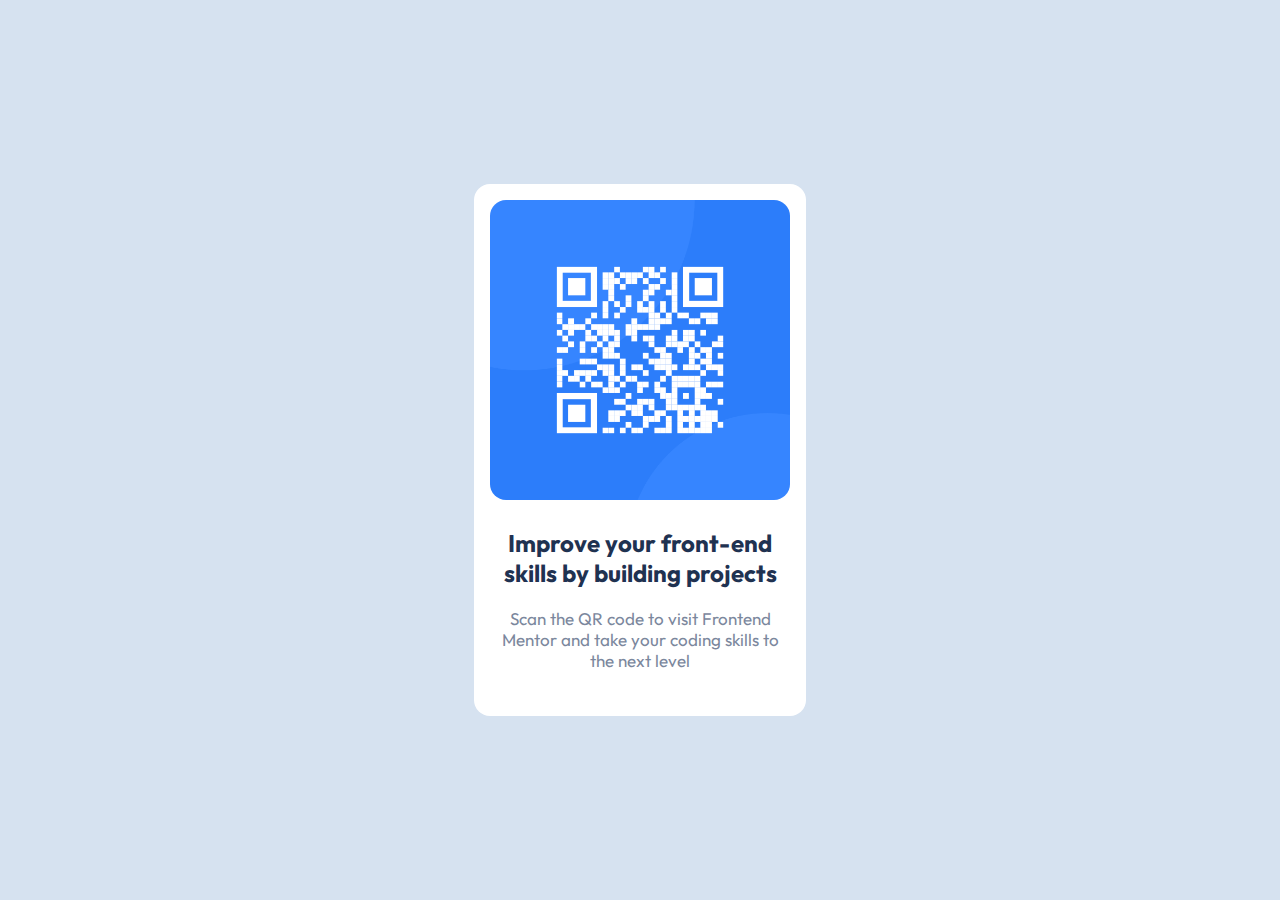
<file: index.html>
<!DOCTYPE html>
<html lang="en">
  <head>
    <meta charset="UTF-8" />
    <meta http-equiv="X-UA-Compatible" content="IE=edge" />
    <meta name="viewport" content="width=device-width, initial-scale=1.0" />
    <title>001 QR code</title>
    <link rel="stylesheet" href="style.css" />
  </head>
  <body class="bodyContainer">
    <div class="main">
      <img
        src="./images/image-qr-code.png"
        alt="image-qr-code"
        class="qr-code"
      />
      <div class="info">
        <h2>Improve your front-end skills by building projects</h2>
        <p>
          Scan the QR code to visit Frontend Mentor and take your coding skills
          to the next level
        </p>
      </div>
    </div>
  </body>
</html>
</file>
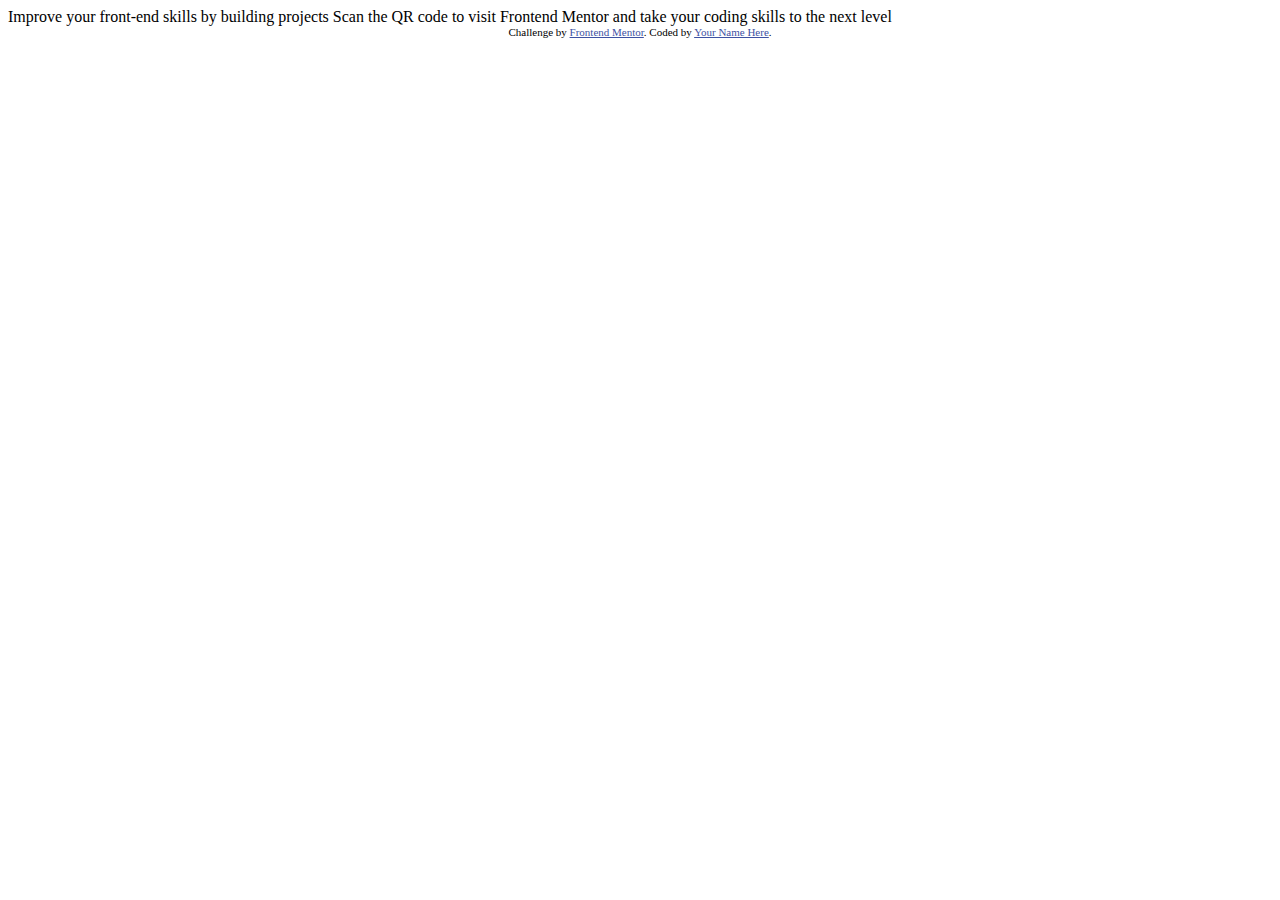
<file: challenge/index.html>
<!DOCTYPE html>
<html lang="en">
<head>
  <meta charset="UTF-8">
  <meta name="viewport" content="width=device-width, initial-scale=1.0"> <!-- displays site properly based on user's device -->

  <link rel="icon" type="image/png" sizes="32x32" href="./images/favicon-32x32.png">
  
  <title>Frontend Mentor | QR code component</title>

  <!-- Feel free to remove these styles or customise in your own stylesheet 👍 -->
  <style>
    .attribution { font-size: 11px; text-align: center; }
    .attribution a { color: hsl(228, 45%, 44%); }
  </style>
</head>
<body>

  Improve your front-end skills by building projects

  Scan the QR code to visit Frontend Mentor and take your coding skills to the next level
  
  <div class="attribution">
    Challenge by <a href="https://www.frontendmentor.io?ref=challenge" target="_blank">Frontend Mentor</a>. 
    Coded by <a href="#">Your Name Here</a>.
  </div>
</body>
</html>
</file>
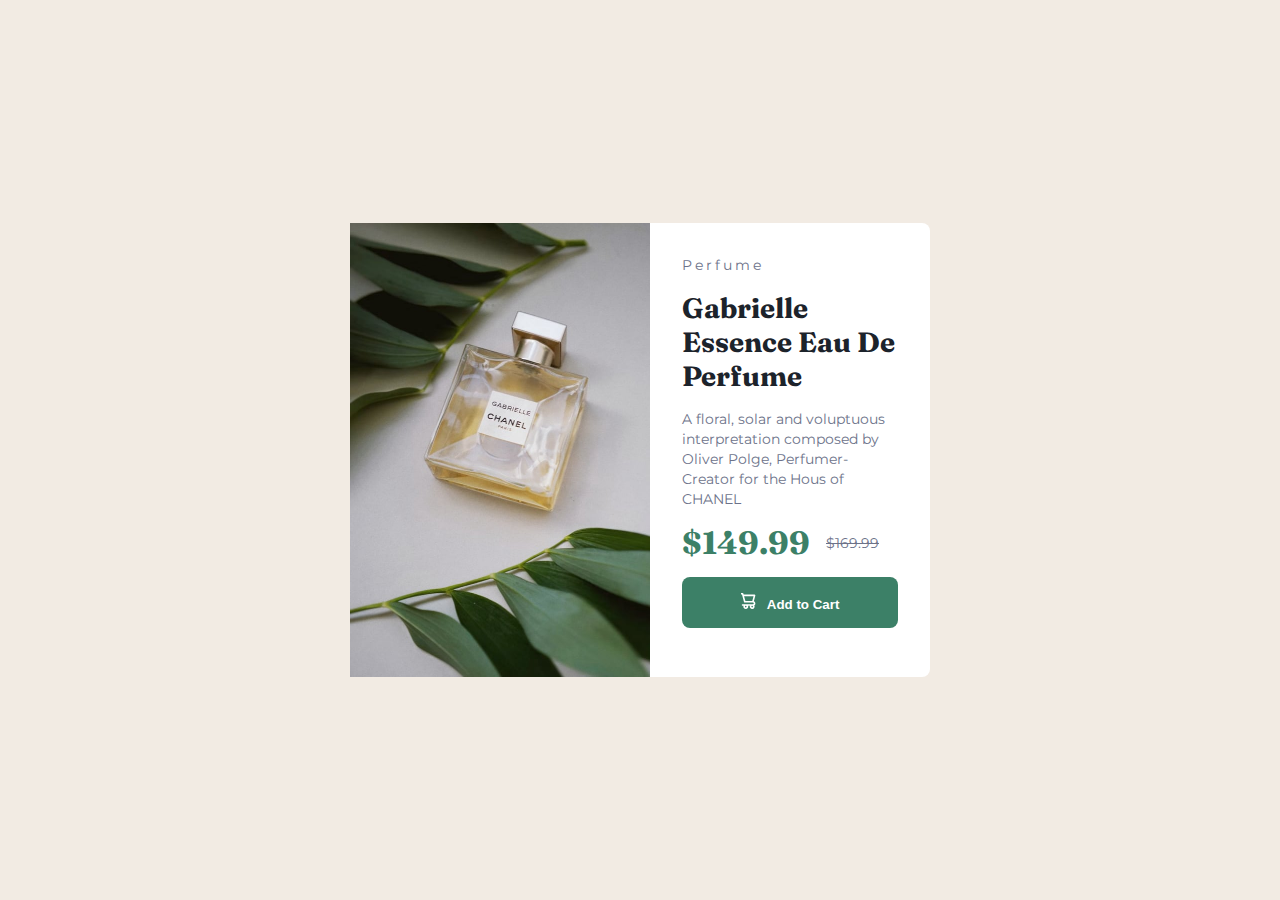
<file: solutions/002_product_preview_card/index.html>
<!DOCTYPE html>
<html lang="en">
  <head>
    <meta charset="UTF-8" />
    <meta http-equiv="X-UA-Compatible" content="IE=edge" />
    <meta name="viewport" content="width=device-width, initial-scale=1.0" />
    <title>product preview</title>
    <link rel="stylesheet" href="style.css" />
  </head>
  <body>
    <main class="background">
      <div class="card">
        <div class="mobile">
          <img src="./img/mobile.jpg" alt="mobile image" />
        </div>
        <div class="desk">
          <img src="./img/desk.jpg" alt="desktop image" />
        </div>
        <div class="description">
          <p class="font1 text-grey" style="letter-spacing: 3px; text-transform: capitalize;">perfume</p>
          <h1 class="text-very-dark font2 title">
            Gabrielle Essence Eau De Perfume
          </h1>
          <p class="text-grey font1">
            A floral, solar and voluptuous interpretation composed by Oliver
            Polge, Perfumer-Creator for the Hous of CHANEL
          </p>
          <div class="price">
            <p class="font2 text-dark text-lg" style="margin-right: 1rem">$149.99</p>
            <del class="text-grey">
              $169.99
              <span class="visually_hidden" >The previous price was $169.99</span>
            </del>
          </div>
          <div class="button">
            <button>
              <img
                src="./img/card.svg"
                alt="cart"
                style="margin-right: 0.5rem"
              />
              Add to Cart
            </button>
          </div>
        </div>
      </div>
    </main>
  </body>
</html>
</file>
<file: style.css>
@import"https://fonts.googleapis.com/css2?family=Outfit:wght@400;700&display=swap";:root{--app-white: #ffffff;--app-bg: #d6e2f0;--app-light-font: #7b879d;--app-dark-font: #1f3251}body{min-width:100%;min-height:100vh;padding:0px;margin:0px;font-family:"Outfit",sans-serif}.bodyContainer{display:flex;align-items:center;justify-content:center;background:var(--app-bg)}.main{display:flex;flex-direction:column;align-items:center;background:var(--app-white);width:300px;height:500px;border-radius:1em;padding:1em}.qr-code{width:100%;height:auto;border-radius:1em}.info{text-align:center;padding:.5em;text-align:center}.info h2{color:var(--app-dark-font)}.info p{color:var(--app-light-font);font-size:17px;font-weight:400}
</file>
<file: solutions/002_product_preview_card/style.css>
@import url('https://fonts.googleapis.com/css2?family=Montserrat:wght@500;700&display=swap');
@import url('https://fonts.googleapis.com/css2?family=Fraunces:opsz,wght@9..144,700&display=swap');

:root {
  --dark-cyan: hsl(158, 36%, 37%);
  --cream: hsl(30, 38%, 92%);
  --very-dark-blue: hsl(212, 21%, 14%);
  --dark-grayish-blue: hsl(228, 12%, 48%);
  --white: hsl(0, 0%, 100%);
  --font1: 'Montserrat', sans-serif;
  --font2: 'Fraunces', serif;
}

.desk {
  display: none;
}

.font1 {
  font-family: var(--font1);
}

.font2 {
  font-family: var(--font2);
}

.text-dark {
  color: var(--dark-cyan);
}

.text-very-dark {
  color: var(--very-dark-blue);
}

.text-grey {
  color: var(--dark-grayish-blue);
}

.text-lg{
  font-size: 32px;
  font-weight: 700;
}

*,
*::after,
*::before {
  padding: 0px;
  margin: 0px;
  box-sizing: border-box;
}

body {
  font-family: var(--font1);
  font-size: 14px;
}

p {
  font-size: 14px;
}

.background {
  width: 100vw;
  height: 100vh;
  background: var(--cream);
  display: flex;
  align-items: center;
  justify-content: center;
  padding: 1rem;
}

.card {
  height: auto;
  width: 100%;
  max-width: 580px;
  background: var(--white);
  border-radius: 8px;
  display: flex;
  flex-direction: column;
}

.desk img {
  height: 100%;
  width: 300px;
}

.card .mobile img {
  width: 100%;
  border-radius: 8px 8px 0px 0px;
}

.description {
  padding: 1.5rem;
}

.description p {
  line-height: 1.25rem;
}

.price {
  width: 100%;
  display: flex;
  align-items: center;
  margin-block: 1rem;
}

.button button {
  width: 100%;
  padding: 1rem;
  margin-bottom: 1rem;
  border: none;
  border-radius: 0.5rem;
  background: var(--dark-cyan);
  color: white;
  font-weight: 700;
  cursor: pointer;
}

.button button:hover {
  
  background: var(--very-dark-blue);
  
}

.title {
  margin: 0.5rem 0rem;
}

.price{
    margin-block:1rem ;
}

@media screen and (min-width: 600px) {
  .card {
    flex-direction: row;
  }

  .mobile {
    display: none;
  }
  .desk {
    display: block;
  }

  .description {
    padding: 2rem;
  }

  .title {
    margin: 1rem 0rem;
  }

  .price{
    margin-block: 1.5rem;
  }

  .button button{
    margin-bottom: 0px;
  }
}


.visually_hidden { 
  border: 0; 
  clip: rect(0 0 0 0); 
  height: 1px; 
  margin: -1px; 
  overflow: hidden; 
  padding: 0; 
  position: absolute; 
  width: 1px; 
}
</file>
